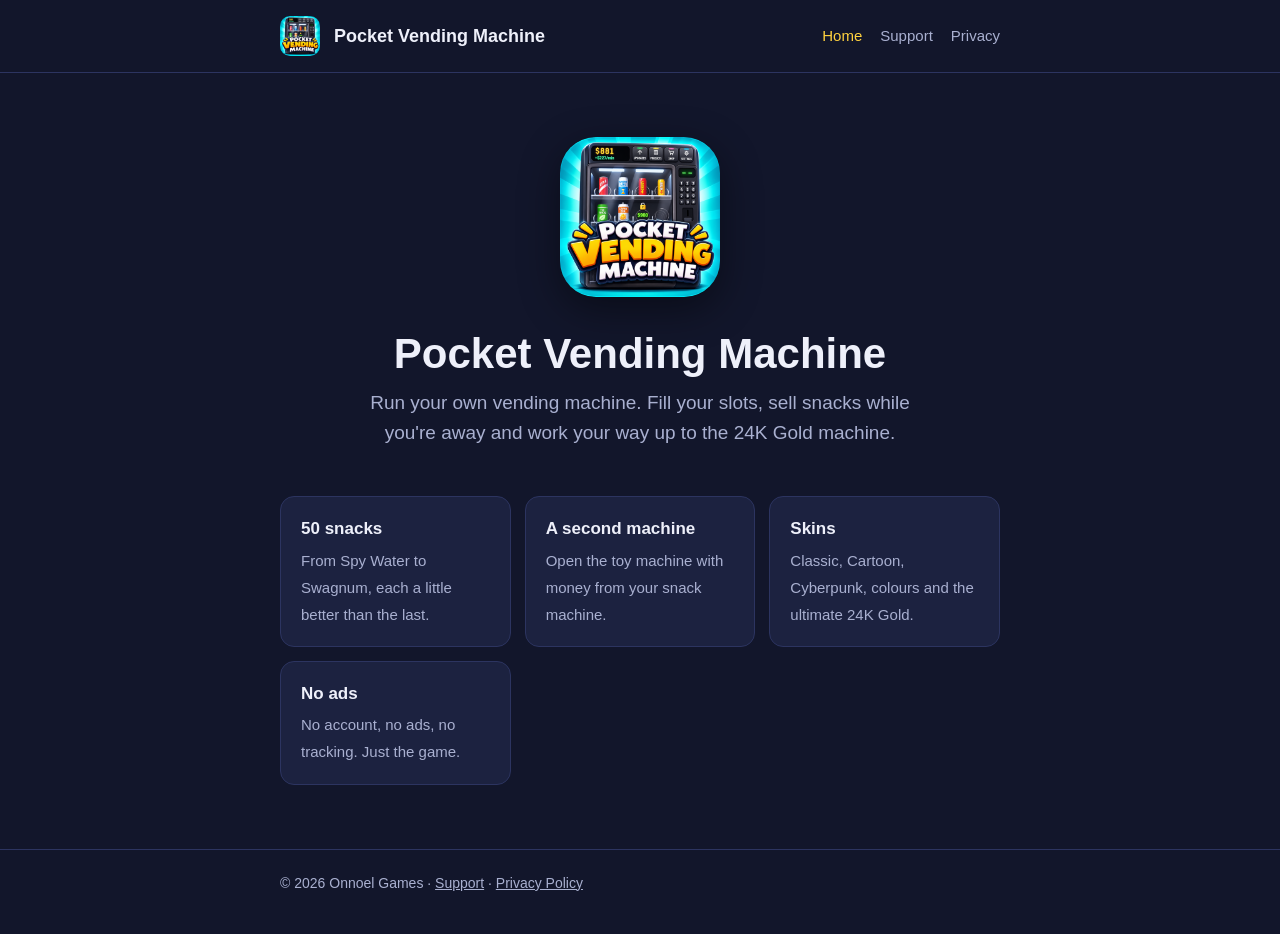
<file: index.html>
<!DOCTYPE html>
<html lang="en">
<head>
<meta charset="utf-8">
<meta name="viewport" content="width=device-width, initial-scale=1">
<title>Pocket Vending Machine – Onnoel Games</title>
<meta name="description" content="Run your own vending machine. Unlock 50 snacks and 32 toys, fill your slots and work your way to the 24K Gold machine.">
<link rel="icon" href="favicon.png">
<link rel="stylesheet" href="style.css">
</head>
<body>
<header><div class="wrap">
  <img src="icon.png" alt="">
  <a class="name" href="index.html">Pocket Vending Machine</a>
  <nav><a class="on" href="index.html">Home</a><a href="support.html">Support</a><a href="privacy.html">Privacy</a></nav>
</div></header>

<main><div class="wrap">
  <section class="hero">
    <img src="icon.png" alt="Pocket Vending Machine app icon">
    <h1>Pocket Vending Machine</h1>
    <p>Run your own vending machine. Fill your slots, sell snacks while you're away and work your way up to the 24K Gold machine.</p>
  </section>

  <div class="cards">
    <div class="card"><b>50 snacks</b><span>From Spy Water to Swagnum, each a little better than the last.</span></div>
    <div class="card"><b>A second machine</b><span>Open the toy machine with money from your snack machine.</span></div>
    <div class="card"><b>Skins</b><span>Classic, Cartoon, Cyberpunk, colours and the ultimate 24K Gold.</span></div>
    <div class="card"><b>No ads</b><span>No account, no ads, no tracking. Just the game.</span></div>
  </div>
</div></main>

<footer><div class="wrap">
  © 2026 Onnoel Games · <a href="support.html">Support</a> · <a href="privacy.html">Privacy Policy</a>
</div></footer>
</body>
</html>
</file>
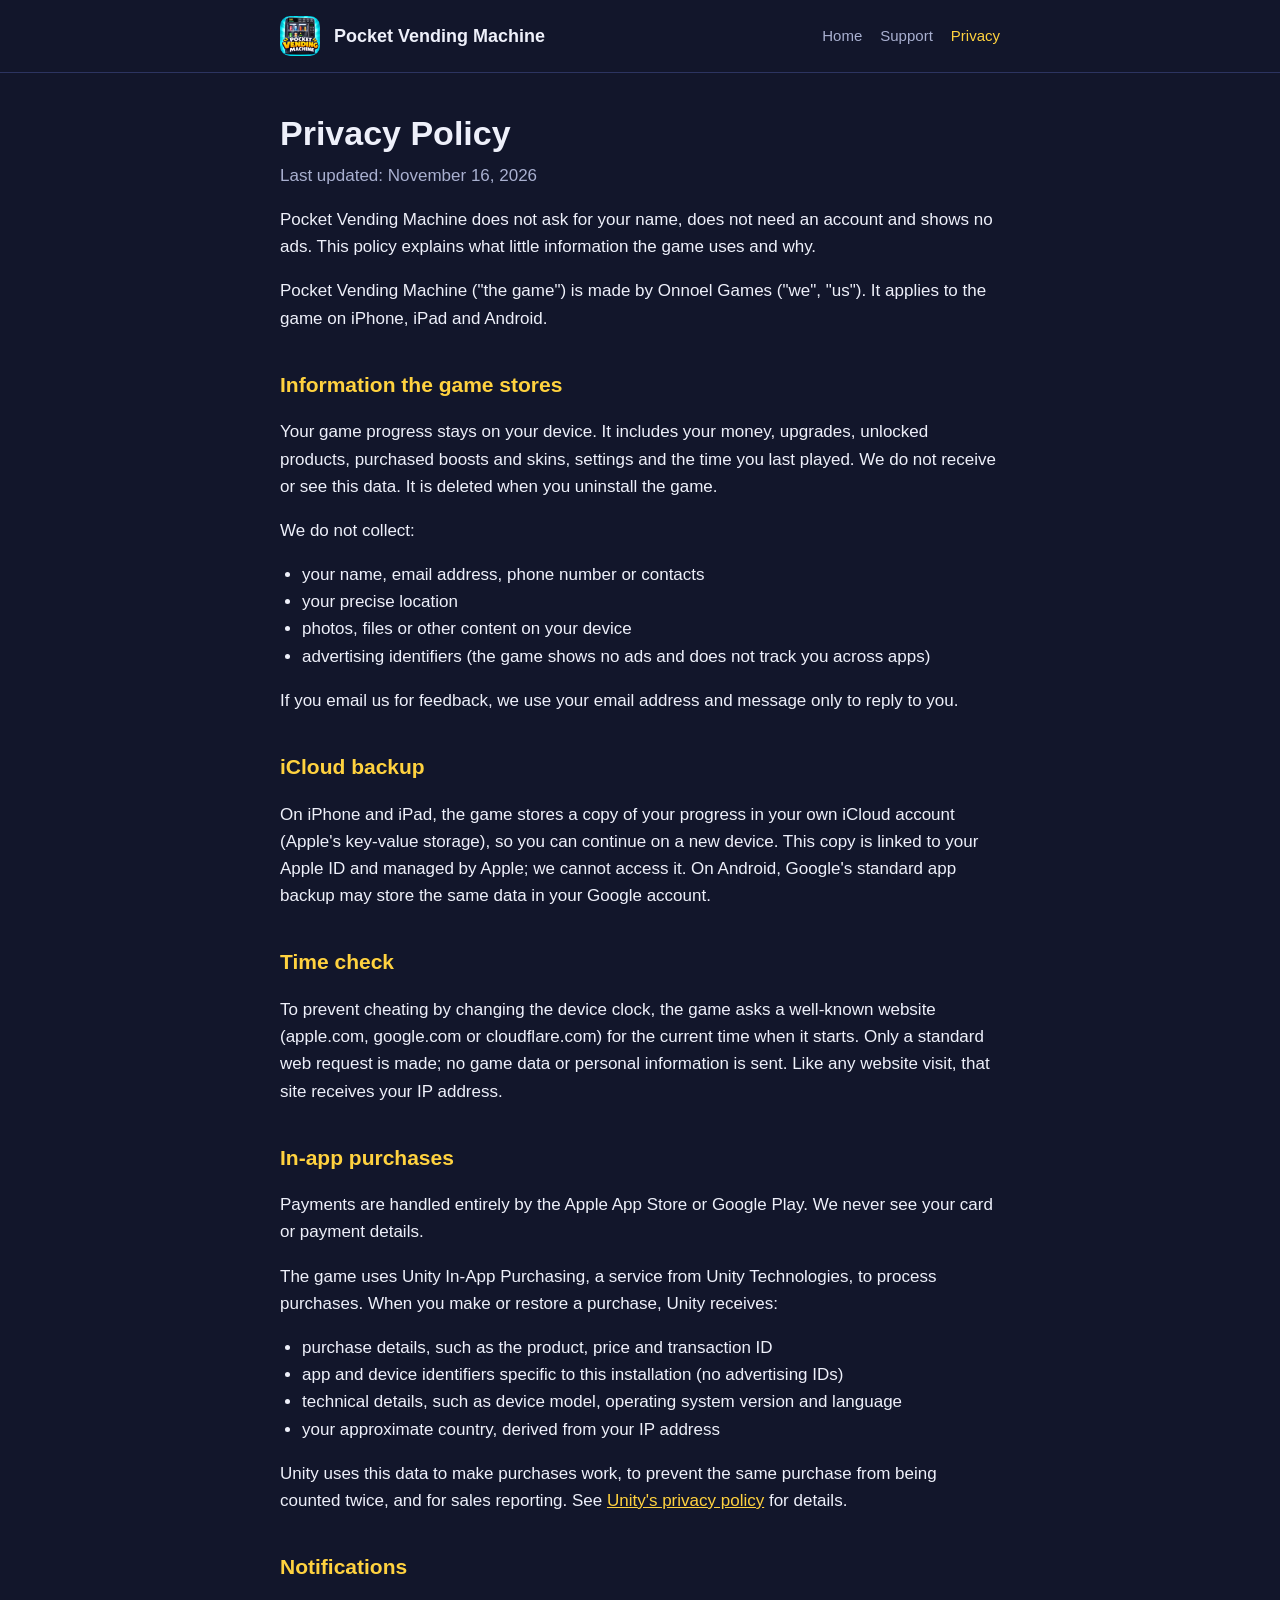
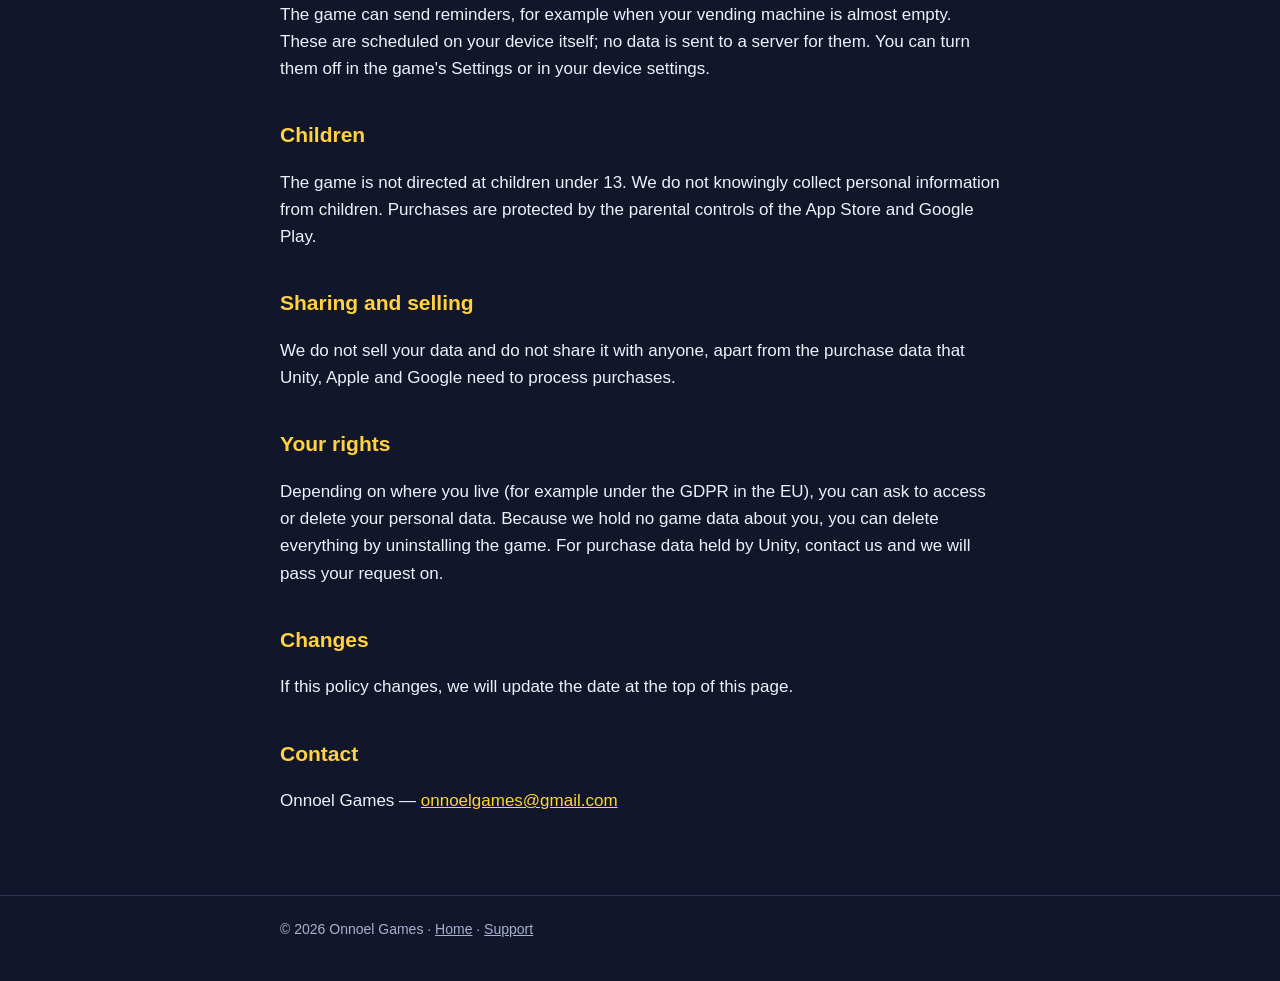
<file: privacy.html>
<!DOCTYPE html>
<html lang="en">
<head>
<meta charset="utf-8">
<meta name="viewport" content="width=device-width, initial-scale=1">
<title>Privacy Policy – Pocket Vending Machine</title>
<link rel="icon" href="favicon.png">
<link rel="stylesheet" href="style.css">
</head>
<body>
<header><div class="wrap">
  <img src="icon.png" alt="">
  <a class="name" href="index.html">Pocket Vending Machine</a>
  <nav><a href="index.html">Home</a><a href="support.html">Support</a><a class="on" href="privacy.html">Privacy</a></nav>
</div></header>

<main><div class="wrap">
  <h1>Privacy Policy</h1>
  <p class="sub">Last updated: November 16, 2026</p>

  <p>Pocket Vending Machine does not ask for your name, does not need an account and shows no ads. This policy explains what little information the game uses and why.</p>
  <p>Pocket Vending Machine ("the game") is made by Onnoel Games ("we", "us"). It applies to the game on iPhone, iPad and Android.</p>

  <h2>Information the game stores</h2>
  <p>Your game progress stays on your device. It includes your money, upgrades, unlocked products, purchased boosts and skins, settings and the time you last played. We do not receive or see this data. It is deleted when you uninstall the game.</p>
  <p>We do not collect:</p>
  <ul>
    <li>your name, email address, phone number or contacts</li>
    <li>your precise location</li>
    <li>photos, files or other content on your device</li>
    <li>advertising identifiers (the game shows no ads and does not track you across apps)</li>
  </ul>
  <p>If you email us for feedback, we use your email address and message only to reply to you.</p>

  <h2>iCloud backup</h2>
  <p>On iPhone and iPad, the game stores a copy of your progress in your own iCloud account (Apple's key-value storage), so you can continue on a new device. This copy is linked to your Apple ID and managed by Apple; we cannot access it. On Android, Google's standard app backup may store the same data in your Google account.</p>

  <h2>Time check</h2>
  <p>To prevent cheating by changing the device clock, the game asks a well-known website (apple.com, google.com or cloudflare.com) for the current time when it starts. Only a standard web request is made; no game data or personal information is sent. Like any website visit, that site receives your IP address.</p>

  <h2>In-app purchases</h2>
  <p>Payments are handled entirely by the Apple App Store or Google Play. We never see your card or payment details.</p>
  <p>The game uses Unity In-App Purchasing, a service from Unity Technologies, to process purchases. When you make or restore a purchase, Unity receives:</p>
  <ul>
    <li>purchase details, such as the product, price and transaction ID</li>
    <li>app and device identifiers specific to this installation (no advertising IDs)</li>
    <li>technical details, such as device model, operating system version and language</li>
    <li>your approximate country, derived from your IP address</li>
  </ul>
  <p>Unity uses this data to make purchases work, to prevent the same purchase from being counted twice, and for sales reporting. See <a href="https://unity.com/legal/privacy-policy">Unity's privacy policy</a> for details.</p>

  <h2>Notifications</h2>
  <p>The game can send reminders, for example when your vending machine is almost empty. These are scheduled on your device itself; no data is sent to a server for them. You can turn them off in the game's Settings or in your device settings.</p>

  <h2>Children</h2>
  <p>The game is not directed at children under 13. We do not knowingly collect personal information from children. Purchases are protected by the parental controls of the App Store and Google Play.</p>

  <h2>Sharing and selling</h2>
  <p>We do not sell your data and do not share it with anyone, apart from the purchase data that Unity, Apple and Google need to process purchases.</p>

  <h2>Your rights</h2>
  <p>Depending on where you live (for example under the GDPR in the EU), you can ask to access or delete your personal data. Because we hold no game data about you, you can delete everything by uninstalling the game. For purchase data held by Unity, contact us and we will pass your request on.</p>

  <h2>Changes</h2>
  <p>If this policy changes, we will update the date at the top of this page.</p>

  <h2>Contact</h2>
  <p>Onnoel Games — <a href="mailto:onnoelgames@gmail.com">onnoelgames@gmail.com</a></p>
</div></main>

<footer><div class="wrap">
  © 2026 Onnoel Games · <a href="index.html">Home</a> · <a href="support.html">Support</a>
</div></footer>
</body>
</html>
</file>
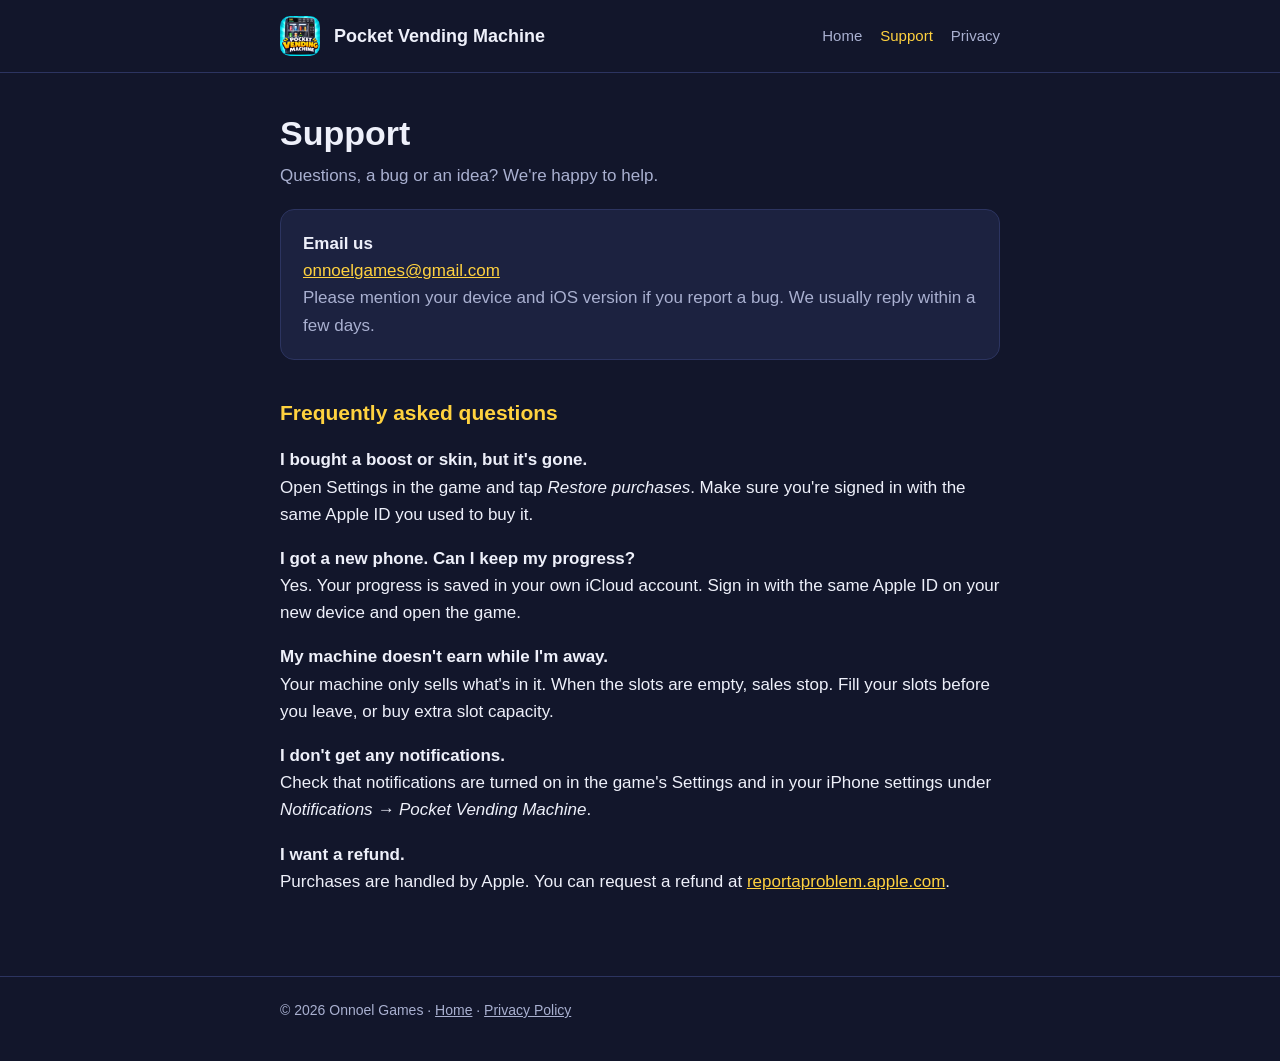
<file: support.html>
<!DOCTYPE html>
<html lang="en">
<head>
<meta charset="utf-8">
<meta name="viewport" content="width=device-width, initial-scale=1">
<title>Support – Pocket Vending Machine</title>
<link rel="icon" href="favicon.png">
<link rel="stylesheet" href="style.css">
</head>
<body>
<header><div class="wrap">
  <img src="icon.png" alt="">
  <a class="name" href="index.html">Pocket Vending Machine</a>
  <nav><a href="index.html">Home</a><a class="on" href="support.html">Support</a><a href="privacy.html">Privacy</a></nav>
</div></header>

<main><div class="wrap">
  <h1>Support</h1>
  <p class="sub">Questions, a bug or an idea? We're happy to help.</p>

  <div class="box">
    <b>Email us</b><br>
    <a href="mailto:onnoelgames@gmail.com?subject=Pocket%20Vending%20Machine">onnoelgames@gmail.com</a><br>
    <span class="sub">Please mention your device and iOS version if you report a bug. We usually reply within a few days.</span>
  </div>

  <h2>Frequently asked questions</h2>

  <p><b>I bought a boost or skin, but it's gone.</b><br>
  Open Settings in the game and tap <i>Restore purchases</i>. Make sure you're signed in with the same Apple ID you used to buy it.</p>

  <p><b>I got a new phone. Can I keep my progress?</b><br>
  Yes. Your progress is saved in your own iCloud account. Sign in with the same Apple ID on your new device and open the game.</p>

  <p><b>My machine doesn't earn while I'm away.</b><br>
  Your machine only sells what's in it. When the slots are empty, sales stop. Fill your slots before you leave, or buy extra slot capacity.</p>

  <p><b>I don't get any notifications.</b><br>
  Check that notifications are turned on in the game's Settings and in your iPhone settings under <i>Notifications → Pocket Vending Machine</i>.</p>

  <p><b>I want a refund.</b><br>
  Purchases are handled by Apple. You can request a refund at <a href="https://reportaproblem.apple.com">reportaproblem.apple.com</a>.</p>
</div></main>

<footer><div class="wrap">
  © 2026 Onnoel Games · <a href="index.html">Home</a> · <a href="privacy.html">Privacy Policy</a>
</div></footer>
</body>
</html>
</file>
<file: style.css>
:root {
  --bg: #12162b;
  --panel: #1c2240;
  --text: #eef0fa;
  --muted: #a9b0d0;
  --gold: #ffd23f;
  --line: #2c3460;
}
* { box-sizing: border-box; }
body {
  margin: 0;
  background: var(--bg);
  color: var(--text);
  font: 17px/1.6 -apple-system, BlinkMacSystemFont, "Segoe UI", Roboto, Helvetica, Arial, sans-serif;
}
a { color: var(--gold); }
header {
  border-bottom: 1px solid var(--line);
}
header .wrap {
  display: flex;
  align-items: center;
  gap: 14px;
  padding-top: 16px;
  padding-bottom: 16px;
}
header img { width: 40px; height: 40px; border-radius: 10px; }
header .name { font-weight: 700; font-size: 18px; color: var(--text); text-decoration: none; }
nav { margin-left: auto; display: flex; gap: 18px; font-size: 15px; }
nav a { color: var(--muted); text-decoration: none; }
nav a:hover, nav a.on { color: var(--gold); }
.wrap { max-width: 760px; margin: 0 auto; padding: 0 20px; }
main { padding: 40px 0 64px; }
h1 { font-size: 34px; line-height: 1.2; margin: 0 0 8px; }
h2 { font-size: 21px; margin: 36px 0 8px; color: var(--gold); }
.sub { color: var(--muted); margin-top: 0; }
.hero { text-align: center; padding: 24px 0 8px; }
.hero img { width: 160px; height: 160px; border-radius: 36px; box-shadow: 0 12px 40px rgba(0, 0, 0, .45); }
.hero h1 { font-size: 42px; margin-top: 24px; }
.hero p { color: var(--muted); font-size: 19px; max-width: 560px; margin: 8px auto 0; }
.cards { display: grid; grid-template-columns: repeat(auto-fit, minmax(210px, 1fr)); gap: 14px; margin-top: 40px; }
.card { background: var(--panel); border: 1px solid var(--line); border-radius: 14px; padding: 18px 20px; }
.card b { display: block; margin-bottom: 4px; }
.card span { color: var(--muted); font-size: 15px; }
.box { background: var(--panel); border: 1px solid var(--line); border-radius: 14px; padding: 20px 22px; margin-top: 20px; }
ul { padding-left: 22px; }
footer { border-top: 1px solid var(--line); color: var(--muted); font-size: 14px; padding: 22px 0 40px; }
footer a { color: var(--muted); }
</file>
